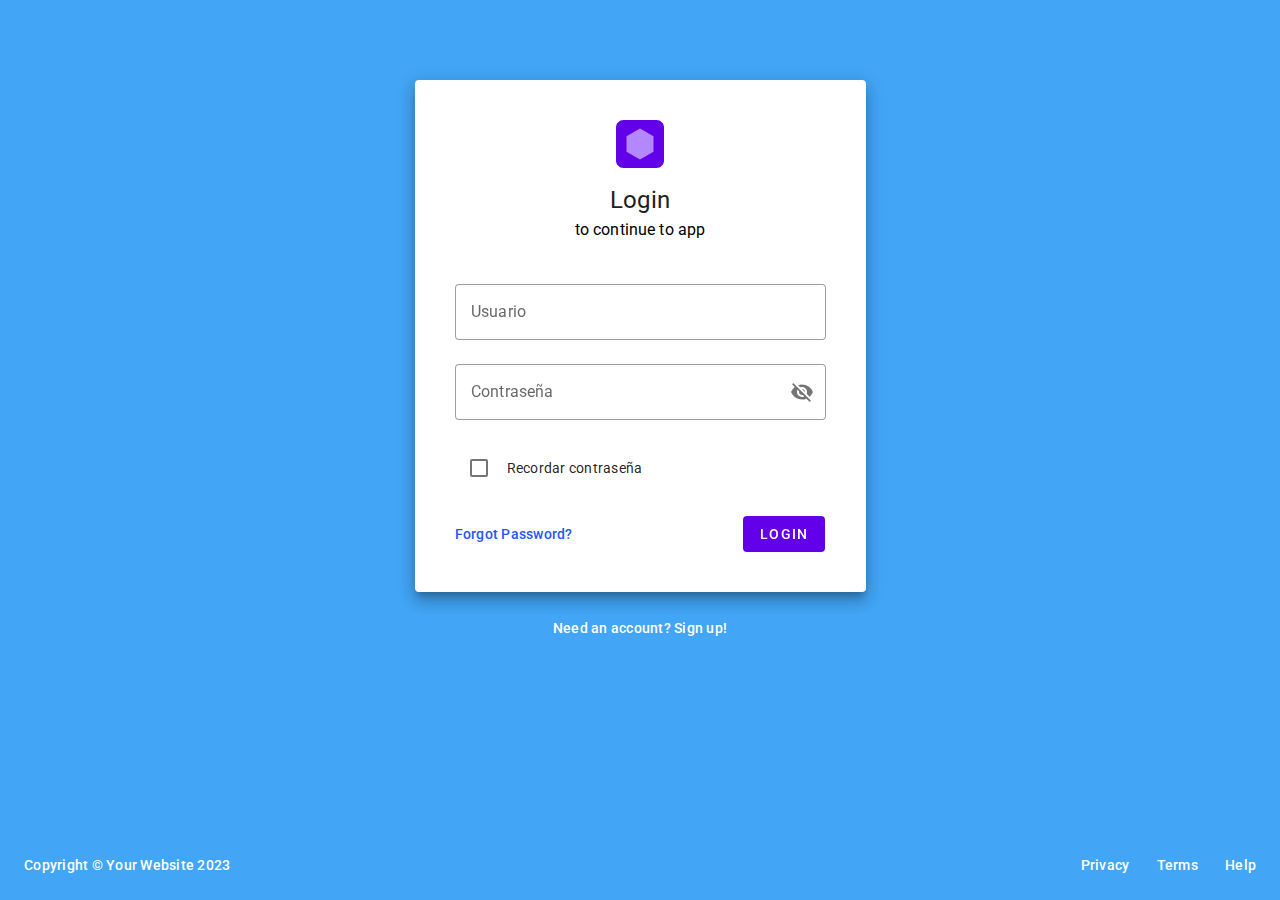
<file: app-auth-login-basic.html>
<!DOCTYPE html>
<html lang="en">
    <head>
        <meta charset="utf-8" />
        <meta http-equiv="X-UA-Compatible" content="IE=edge" />
        <meta name="viewport" content="width=device-width, initial-scale=1, shrink-to-fit=no" />
        <meta name="description" content="" />
        <meta name="author" content="" />
        <title>Login - Material Admin Pro</title>
        <!-- Load Favicon-->
        <link href="assets/img/favicon.ico" rel="shortcut icon" type="image/x-icon" />
        <!-- Load Material Icons from Google Fonts-->
        <link href="https://fonts.googleapis.com/css?family=Material+Icons|Material+Icons+Outlined|Material+Icons+Two+Tone|Material+Icons+Round|Material+Icons+Sharp" rel="stylesheet" />
        <!-- Roboto and Roboto Mono fonts from Google Fonts-->
        <link href="https://fonts.googleapis.com/css?family=Roboto:300,400,500" rel="stylesheet" />
        <link href="https://fonts.googleapis.com/css?family=Roboto+Mono:400,500" rel="stylesheet" />
        <!-- Load main stylesheet-->
        <link href="css/styles.css" rel="stylesheet" />
    </head>
    <body class="bg-primary">
        <!-- Layout wrapper-->
        <div id="layoutAuthentication">
            <!-- Layout content-->
            <div id="layoutAuthentication_content">
                <!-- Main page content-->
                <main>
                    <!-- Main content container-->
                    <div class="container">
                        <div class="row justify-content-center">
                            <div class="col-xxl-4 col-xl-5 col-lg-6 col-md-8">
                                <div class="card card-raised shadow-10 mt-5 mt-xl-10 mb-4">
                                    <div class="card-body p-5">
                                        <!-- Auth header with logo image-->
                                        <div class="text-center">
                                            <img class="mb-3" src="assets/img/icons/background.svg" alt="..." style="height: 48px" />
                                            <h1 class="display-5 mb-0">Login</h1>
                                            <div class="subheading-1 mb-5">to continue to app</div>
                                        </div>
                                        <!-- Login submission form-->
                                        <form>
                                            <div class="mb-4"><mwc-textfield class="w-100" label="Usuario" outlined></mwc-textfield></div>
                                            <div class="mb-4"><mwc-textfield class="w-100" label="Contraseña" outlined icontrailing="visibility_off" type="password"></mwc-textfield></div>
                                            <div class="d-flex align-items-center">
                                                <mwc-formfield label="Recordar contraseña"><mwc-checkbox></mwc-checkbox></mwc-formfield>
                                            </div>
                                            <div class="form-group d-flex align-items-center justify-content-between mt-4 mb-0">
                                                <a class="small fw-500 text-decoration-none" href="app-auth-password-basic.html">Forgot Password?</a>
                                                <a class="btn btn-primary" href="index.html">Login</a>
                                            </div>
                                        </form>
                                    </div>
                                </div>
                                <!-- Auth card message-->
                                <div class="text-center mb-5"><a class="small fw-500 text-decoration-none link-white" href="app-auth-register-basic.html">Need an account? Sign up!</a></div>
                            </div>
                        </div>
                    </div>
                </main>
            </div>
            <!-- Layout footer-->
            <div id="layoutAuthentication_footer">
                <!-- Auth footer-->
                <footer class="p-4">
                    <div class="d-flex flex-column flex-sm-row align-items-center justify-content-between small">
                        <div class="me-sm-3 mb-2 mb-sm-0"><div class="fw-500 text-white">Copyright &copy; Your Website 2023</div></div>
                        <div class="ms-sm-3">
                            <a class="fw-500 text-decoration-none link-white" href="#!">Privacy</a>
                            <a class="fw-500 text-decoration-none link-white mx-4" href="#!">Terms</a>
                            <a class="fw-500 text-decoration-none link-white" href="#!">Help</a>
                        </div>
                    </div>
                </footer>
            </div>
        </div>
        <!-- Load Bootstrap JS bundle-->
        <script src="https://cdn.jsdelivr.net/npm/bootstrap@5.2.3/dist/js/bootstrap.bundle.min.js" crossorigin="anonymous"></script>
        <!-- Load global scripts-->
        <script type="module" src="js/material.js"></script>
        <script src="js/scripts.js"></script>
    </body>
</html>
</file>
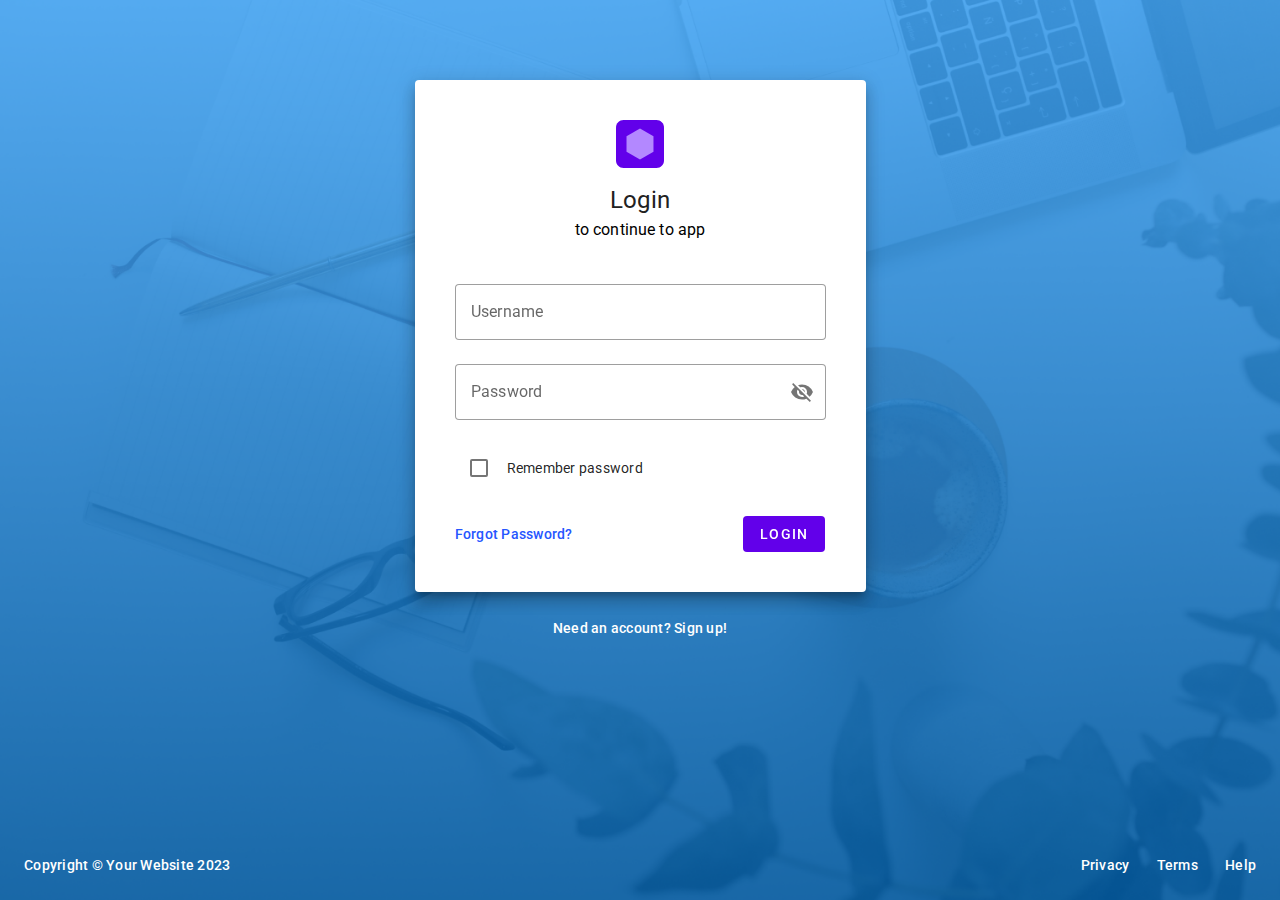
<file: app-auth-login-styled-2.html>
<!DOCTYPE html>
<html lang="en">
    <head>
        <meta charset="utf-8" />
        <meta http-equiv="X-UA-Compatible" content="IE=edge" />
        <meta name="viewport" content="width=device-width, initial-scale=1, shrink-to-fit=no" />
        <meta name="description" content="" />
        <meta name="author" content="" />
        <title>Login - Material Admin Pro</title>
        <!-- Load Favicon-->
        <link href="assets/img/favicon.ico" rel="shortcut icon" type="image/x-icon" />
        <!-- Load Material Icons from Google Fonts-->
        <link href="https://fonts.googleapis.com/css?family=Material+Icons|Material+Icons+Outlined|Material+Icons+Two+Tone|Material+Icons+Round|Material+Icons+Sharp" rel="stylesheet" />
        <!-- Roboto and Roboto Mono fonts from Google Fonts-->
        <link href="https://fonts.googleapis.com/css?family=Roboto:300,400,500" rel="stylesheet" />
        <link href="https://fonts.googleapis.com/css?family=Roboto+Mono:400,500" rel="stylesheet" />
        <!-- Load main stylesheet-->
        <link href="css/styles.css" rel="stylesheet" />
    </head>
    <body class="bg-pattern-doubs">
        <!-- Layout wrapper-->
        <div id="layoutAuthentication">
            <!-- Layout content-->
            <div id="layoutAuthentication_content">
                <!-- Main page content-->
                <main>
                    <!-- Main content container-->
                    <div class="container">
                        <div class="row justify-content-center">
                            <div class="col-xxl-4 col-xl-5 col-lg-6 col-md-8">
                                <div class="card card-raised shadow-10 mt-5 mt-xl-10 mb-4">
                                    <div class="card-body p-5">
                                        <!-- Auth header with logo image-->
                                        <div class="text-center">
                                            <img class="mb-3" src="assets/img/icons/background.svg" alt="..." style="height: 48px" />
                                            <h1 class="display-5 mb-0">Login</h1>
                                            <div class="subheading-1 mb-5">to continue to app</div>
                                        </div>
                                        <!-- Login submission form-->
                                        <form>
                                            <div class="mb-4"><mwc-textfield class="w-100" label="Username" outlined></mwc-textfield></div>
                                            <div class="mb-4"><mwc-textfield class="w-100" label="Password" outlined icontrailing="visibility_off" type="password"></mwc-textfield></div>
                                            <div class="d-flex align-items-center">
                                                <mwc-formfield label="Remember password"><mwc-checkbox></mwc-checkbox></mwc-formfield>
                                            </div>
                                            <div class="form-group d-flex align-items-center justify-content-between mt-4 mb-0">
                                                <a class="small fw-500 text-decoration-none" href="app-auth-password-basic.html">Forgot Password?</a>
                                                <a class="btn btn-primary" href="index.html">Login</a>
                                            </div>
                                        </form>
                                    </div>
                                </div>
                                <!-- Auth card message-->
                                <div class="text-center mb-5"><a class="small fw-500 text-decoration-none link-white" href="app-auth-register-basic.html">Need an account? Sign up!</a></div>
                            </div>
                        </div>
                    </div>
                </main>
            </div>
            <!-- Layout footer-->
            <div id="layoutAuthentication_footer">
                <!-- Auth footer-->
                <footer class="p-4">
                    <div class="d-flex flex-column flex-sm-row align-items-center justify-content-between small">
                        <div class="me-sm-3 mb-2 mb-sm-0"><div class="fw-500 text-white">Copyright &copy; Your Website 2023</div></div>
                        <div class="ms-sm-3">
                            <a class="fw-500 text-decoration-none link-white" href="#!">Privacy</a>
                            <a class="fw-500 text-decoration-none link-white mx-4" href="#!">Terms</a>
                            <a class="fw-500 text-decoration-none link-white" href="#!">Help</a>
                        </div>
                    </div>
                </footer>
            </div>
        </div>
        <!-- Load Bootstrap JS bundle-->
        <script src="https://cdn.jsdelivr.net/npm/bootstrap@5.2.3/dist/js/bootstrap.bundle.min.js" crossorigin="anonymous"></script>
        <!-- Load global scripts-->
        <script type="module" src="js/material.js"></script>
        <script src="js/scripts.js"></script>
    </body>
</html>
</file>
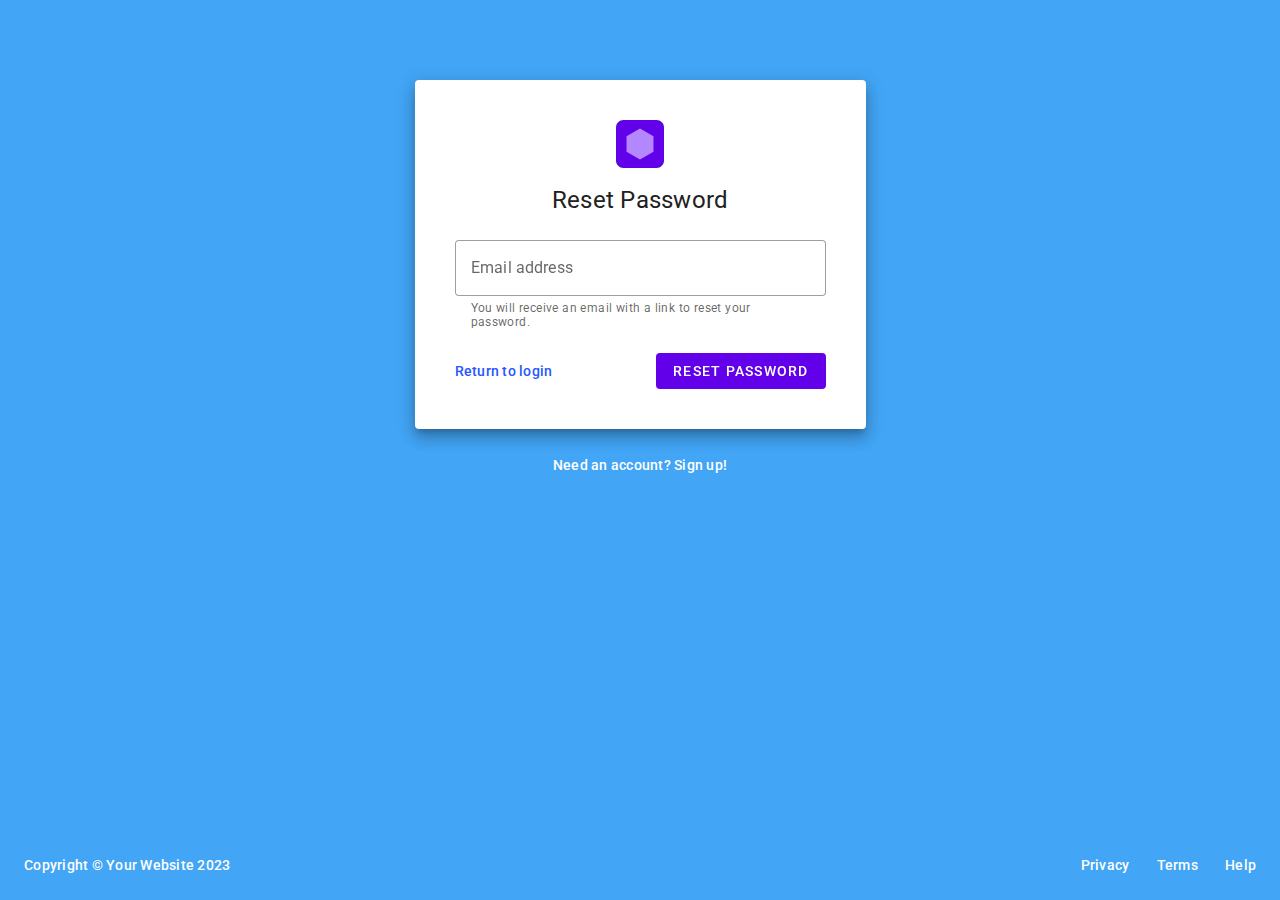
<file: app-auth-password-basic.html>
<!DOCTYPE html>
<html lang="en">
    <head>
        <meta charset="utf-8" />
        <meta http-equiv="X-UA-Compatible" content="IE=edge" />
        <meta name="viewport" content="width=device-width, initial-scale=1, shrink-to-fit=no" />
        <meta name="description" content="" />
        <meta name="author" content="" />
        <title>Reset Password - Material Admin Pro</title>
        <!-- Load Favicon-->
        <link href="assets/img/favicon.ico" rel="shortcut icon" type="image/x-icon" />
        <!-- Load Material Icons from Google Fonts-->
        <link href="https://fonts.googleapis.com/css?family=Material+Icons|Material+Icons+Outlined|Material+Icons+Two+Tone|Material+Icons+Round|Material+Icons+Sharp" rel="stylesheet" />
        <!-- Roboto and Roboto Mono fonts from Google Fonts-->
        <link href="https://fonts.googleapis.com/css?family=Roboto:300,400,500" rel="stylesheet" />
        <link href="https://fonts.googleapis.com/css?family=Roboto+Mono:400,500" rel="stylesheet" />
        <!-- Load main stylesheet-->
        <link href="css/styles.css" rel="stylesheet" />
    </head>
    <body class="bg-primary">
        <!-- Layout wrapper-->
        <div id="layoutAuthentication">
            <!-- Layout content-->
            <div id="layoutAuthentication_content">
                <!-- Main page content-->
                <main>
                    <!-- Main content container-->
                    <div class="container">
                        <div class="row justify-content-center">
                            <div class="col-xxl-4 col-xl-5 col-lg-6 col-md-8">
                                <div class="card card-raised shadow-10 mt-5 mt-xl-10 mb-4">
                                    <div class="card-body p-5">
                                        <!-- Auth header with logo image-->
                                        <div class="text-center">
                                            <img class="mb-3" src="assets/img/icons/background.svg" alt="..." style="height: 48px" />
                                            <h1 class="display-5 mb-4">Reset Password</h1>
                                        </div>
                                        <!-- Reset password submission form-->
                                        <form>
                                            <div class="mb-4"><mwc-textfield class="w-100" label="Email address" outlined helper="You will receive an email with a link to reset your password." helperPersistent></mwc-textfield></div>
                                            <div class="form-group d-flex align-items-center justify-content-between mt-4 mb-0">
                                                <a class="small fw-500 text-decoration-none" href="app-auth-login-basic.html">Return to login</a>
                                                <a class="btn btn-primary" href="app-auth-login-basic.html">Reset Password</a>
                                            </div>
                                        </form>
                                    </div>
                                </div>
                                <!-- Auth card message-->
                                <div class="text-center mb-5"><a class="small fw-500 text-decoration-none link-white" href="app-auth-register-basic.html">Need an account? Sign up!</a></div>
                            </div>
                        </div>
                    </div>
                </main>
            </div>
            <!-- Layout footer-->
            <div id="layoutAuthentication_footer">
                <!-- Auth footer-->
                <footer class="p-4">
                    <div class="d-flex flex-column flex-sm-row align-items-center justify-content-between small">
                        <div class="me-sm-3 mb-2 mb-sm-0"><div class="fw-500 text-white">Copyright &copy; Your Website 2023</div></div>
                        <div class="ms-sm-3">
                            <a class="fw-500 text-decoration-none link-white" href="#!">Privacy</a>
                            <a class="fw-500 text-decoration-none link-white mx-4" href="#!">Terms</a>
                            <a class="fw-500 text-decoration-none link-white" href="#!">Help</a>
                        </div>
                    </div>
                </footer>
            </div>
        </div>
        <!-- Load Bootstrap JS bundle-->
        <script src="https://cdn.jsdelivr.net/npm/bootstrap@5.2.3/dist/js/bootstrap.bundle.min.js" crossorigin="anonymous"></script>
        <!-- Load global scripts-->
        <script type="module" src="js/material.js"></script>
        <script src="js/scripts.js"></script>
    </body>
</html>
</file>
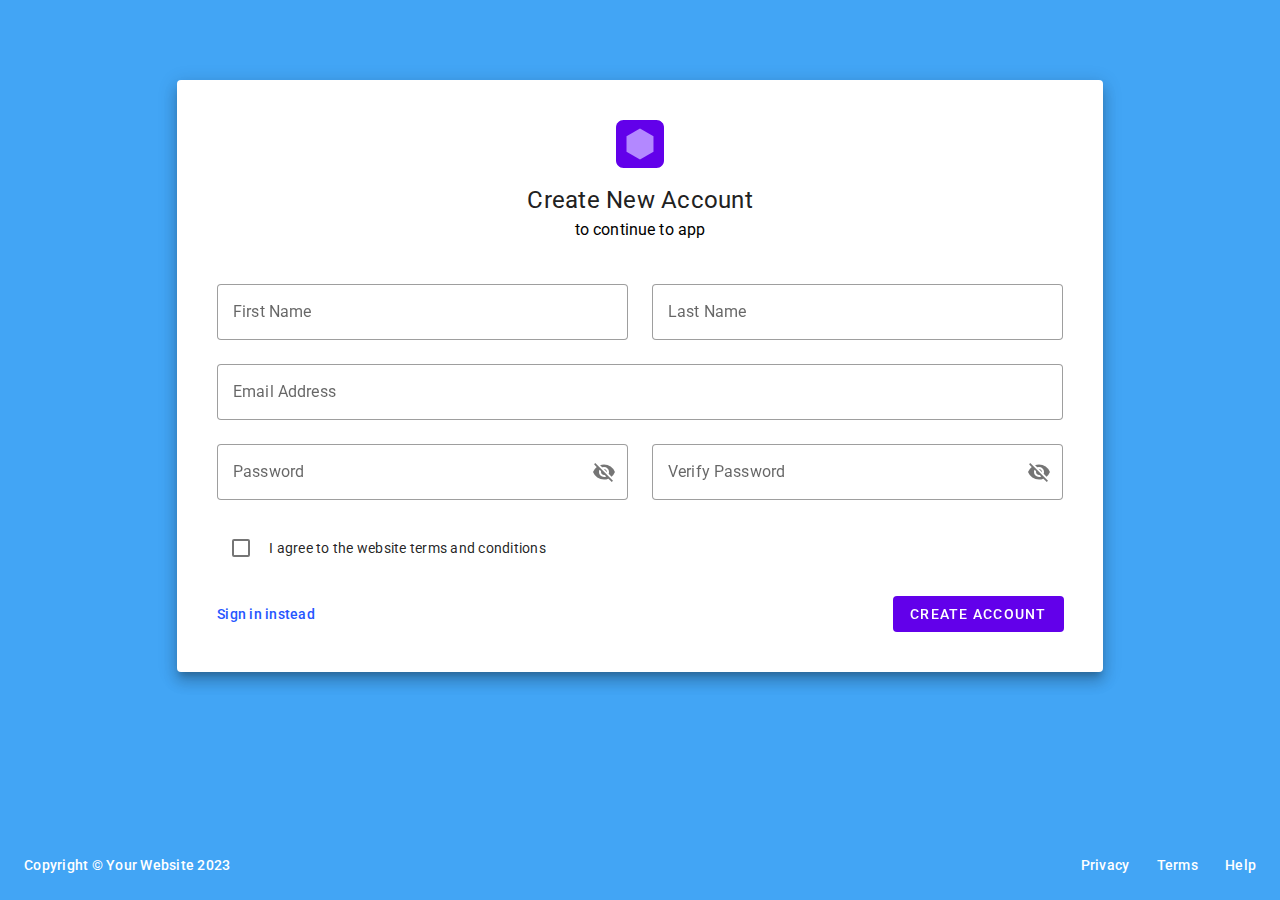
<file: app-auth-register-basic.html>
<!DOCTYPE html>
<html lang="en">
    <head>
        <meta charset="utf-8" />
        <meta http-equiv="X-UA-Compatible" content="IE=edge" />
        <meta name="viewport" content="width=device-width, initial-scale=1, shrink-to-fit=no" />
        <meta name="description" content="" />
        <meta name="author" content="" />
        <title>Create Account - Material Admin Pro</title>
        <!-- Load Favicon-->
        <link href="assets/img/favicon.ico" rel="shortcut icon" type="image/x-icon" />
        <!-- Load Material Icons from Google Fonts-->
        <link href="https://fonts.googleapis.com/css?family=Material+Icons|Material+Icons+Outlined|Material+Icons+Two+Tone|Material+Icons+Round|Material+Icons+Sharp" rel="stylesheet" />
        <!-- Roboto and Roboto Mono fonts from Google Fonts-->
        <link href="https://fonts.googleapis.com/css?family=Roboto:300,400,500" rel="stylesheet" />
        <link href="https://fonts.googleapis.com/css?family=Roboto+Mono:400,500" rel="stylesheet" />
        <!-- Load main stylesheet-->
        <link href="css/styles.css" rel="stylesheet" />
    </head>
    <body class="bg-primary">
        <!-- Layout wrapper-->
        <div id="layoutAuthentication">
            <!-- Layout content-->
            <div id="layoutAuthentication_content">
                <!-- Main page content-->
                <main>
                    <!-- Main content container-->
                    <div class="container">
                        <div class="row justify-content-center">
                            <div class="col-xxl-7 col-xl-10">
                                <div class="card card-raised shadow-10 mt-5 mt-xl-10 mb-5">
                                    <div class="card-body p-5">
                                        <!-- Auth header with logo image-->
                                        <div class="text-center">
                                            <img class="mb-3" src="assets/img/icons/background.svg" alt="..." style="height: 48px" />
                                            <h1 class="display-5 mb-0">Create New Account</h1>
                                            <div class="subheading-1 mb-5">to continue to app</div>
                                        </div>
                                        <!-- Register new account form-->
                                        <form>
                                            <div class="row">
                                                <div class="col-sm-6 mb-4"><mwc-textfield class="w-100" label="First Name" outlined></mwc-textfield></div>
                                                <div class="col-sm-6 mb-4"><mwc-textfield class="w-100" label="Last Name" outlined></mwc-textfield></div>
                                            </div>
                                            <div class="mb-4"><mwc-textfield class="w-100" label="Email Address" outlined></mwc-textfield></div>
                                            <div class="row">
                                                <div class="col-sm-6 mb-4"><mwc-textfield class="w-100" label="Password" outlined icontrailing="visibility_off" type="password"></mwc-textfield></div>
                                                <div class="col-sm-6 mb-4"><mwc-textfield class="w-100" label="Verify Password" outlined icontrailing="visibility_off" type="password"></mwc-textfield></div>
                                            </div>
                                            <div class="d-flex align-items-center">
                                                <mwc-formfield label="I agree to the website terms and conditions"><mwc-checkbox></mwc-checkbox></mwc-formfield>
                                            </div>
                                            <div class="form-group d-flex align-items-center justify-content-between mt-4 mb-0">
                                                <a class="small fw-500 text-decoration-none" href="app-auth-login-basic.html">Sign in instead</a>
                                                <a class="btn btn-primary" href="app-auth-login-basic.html">Create Account</a>
                                            </div>
                                        </form>
                                    </div>
                                </div>
                            </div>
                        </div>
                    </div>
                </main>
            </div>
            <!-- Layout footer-->
            <div id="layoutAuthentication_footer">
                <!-- Auth footer-->
                <footer class="p-4">
                    <div class="d-flex flex-column flex-sm-row align-items-center justify-content-between small">
                        <div class="me-sm-3 mb-2 mb-sm-0"><div class="fw-500 text-white">Copyright &copy; Your Website 2023</div></div>
                        <div class="ms-sm-3">
                            <a class="fw-500 text-decoration-none link-white" href="#!">Privacy</a>
                            <a class="fw-500 text-decoration-none link-white mx-4" href="#!">Terms</a>
                            <a class="fw-500 text-decoration-none link-white" href="#!">Help</a>
                        </div>
                    </div>
                </footer>
            </div>
        </div>
        <!-- Load Bootstrap JS bundle-->
        <script src="https://cdn.jsdelivr.net/npm/bootstrap@5.2.3/dist/js/bootstrap.bundle.min.js" crossorigin="anonymous"></script>
        <!-- Load global scripts-->
        <script type="module" src="js/material.js"></script>
        <script src="js/scripts.js"></script>
    </body>
</html>
</file>
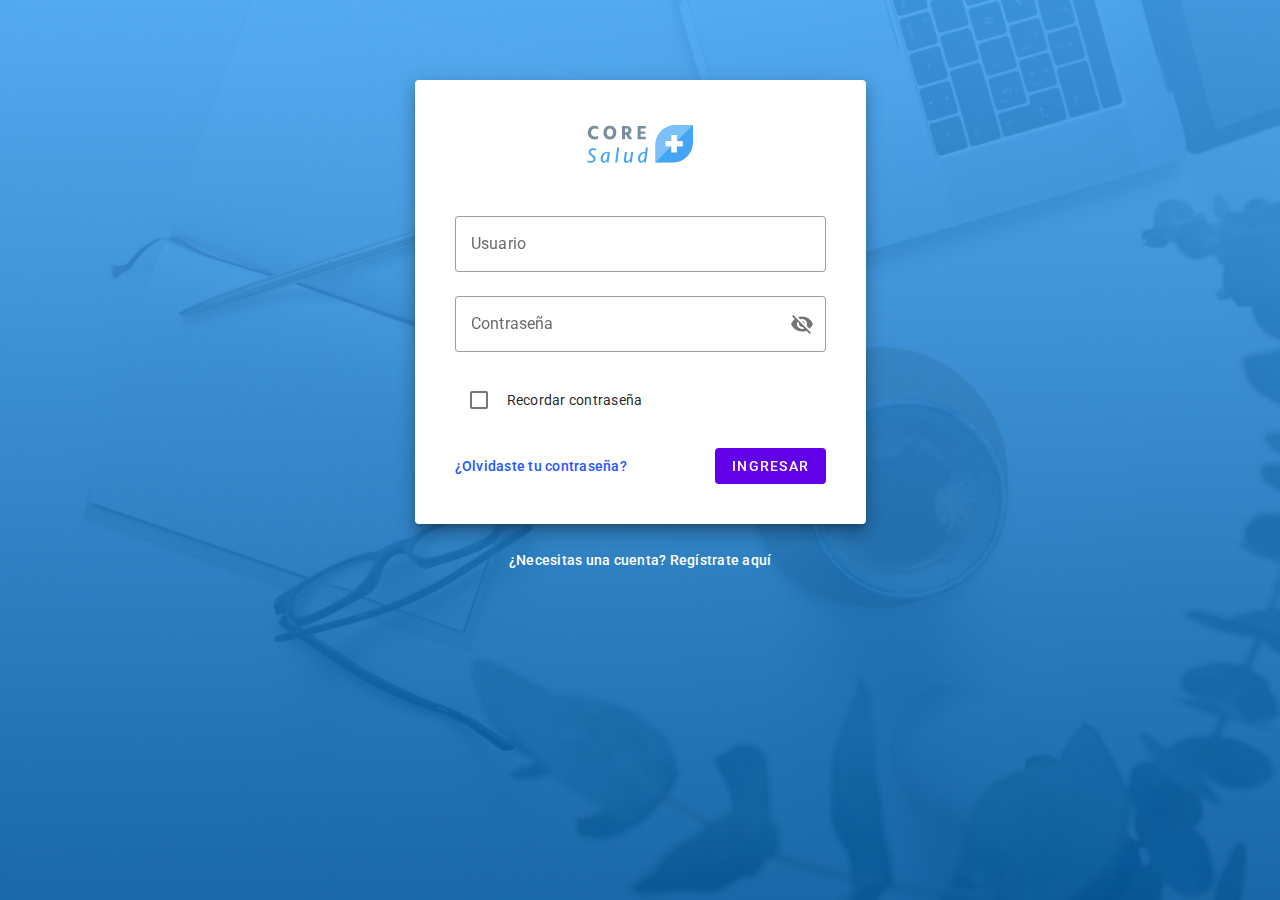
<file: login.html>
<!DOCTYPE html>
<html lang="en">
    <head>
        <meta charset="utf-8" />
        <meta http-equiv="X-UA-Compatible" content="IE=edge" />
        <meta name="viewport" content="width=device-width, initial-scale=1, shrink-to-fit=no" />
        <meta name="description" content="" />
        <meta name="author" content="" />
        <title>Login - Material Admin Pro</title>
        <!-- Load Favicon-->
        <link href="assets/img/favicon.ico" rel="shortcut icon" type="image/x-icon" />
        <!-- Load Material Icons from Google Fonts-->
        <link href="https://fonts.googleapis.com/css?family=Material+Icons|Material+Icons+Outlined|Material+Icons+Two+Tone|Material+Icons+Round|Material+Icons+Sharp" rel="stylesheet" />
        <!-- Roboto and Roboto Mono fonts from Google Fonts-->
        <link href="https://fonts.googleapis.com/css?family=Roboto:300,400,500" rel="stylesheet" />
        <link href="https://fonts.googleapis.com/css?family=Roboto+Mono:400,500" rel="stylesheet" />
        <!-- Load main stylesheet-->
        <link href="css/styles.css" rel="stylesheet" />
    </head>
    <body class="bg-pattern-doubs">
        <!-- Layout wrapper-->
        <div id="layoutAuthentication">
            <!-- Layout content-->
            <div id="layoutAuthentication_content">
                <!-- Main page content-->
                <main>
                    <!-- Main content container-->
                    <div class="container">
                        <div class="row justify-content-center">
                            <div class="col-xxl-4 col-xl-5 col-lg-6 col-md-8">
                                <div class="card card-raised shadow-10 mt-5 mt-xl-10 mb-4">
                                    <div class="card-body p-5">
                                        <!-- Auth header with logo image-->
                                        <div class="text-center">
                                            <img class="mb-3" src="assets/img/brands/coresalud-login.svg" alt="..." style="height: 48px" />
                                        </div>
                                        <!-- Login submission form-->
                                        <div class="margin-32"></div>
                                        <form>
                                            <div class="mb-4"><mwc-textfield class="w-100" label="Usuario" outlined></mwc-textfield></div>
                                            <div class="mb-4"><mwc-textfield class="w-100" label="Contraseña" outlined icontrailing="visibility_off" type="password"></mwc-textfield></div>
                                            <div class="d-flex align-items-center">
                                                <mwc-formfield label="Recordar contraseña"><mwc-checkbox></mwc-checkbox></mwc-formfield>
                                            </div>
                                            <div class="form-group d-flex align-items-center justify-content-between mt-4 mb-0">
                                                <a class="small fw-500 text-decoration-none" href="app-auth-password-basic.html">¿Olvidaste tu contraseña?</a>
                                                <a class="btn btn-primary" href="index.html">Ingresar</a>
                                            </div>

                                        </form>
                                    </div>
                                </div>
                                <!-- Auth card message-->
                                <div class="text-center mb-5"><a class="small fw-500 text-decoration-none link-white" href="app-auth-register-basic.html">¿Necesitas una cuenta? Regístrate aquí</a></div>
                            </div>
                        </div>
                    </div>
                </main>
            </div>           
        </div>
        <!-- Load Bootstrap JS bundle-->
        <script src="https://cdn.jsdelivr.net/npm/bootstrap@5.2.3/dist/js/bootstrap.bundle.min.js" crossorigin="anonymous"></script>
        <!-- Load global scripts-->
        <script type="module" src="js/material.js"></script>
        <script src="js/scripts.js"></script>
    </body>
</html>
</file>
